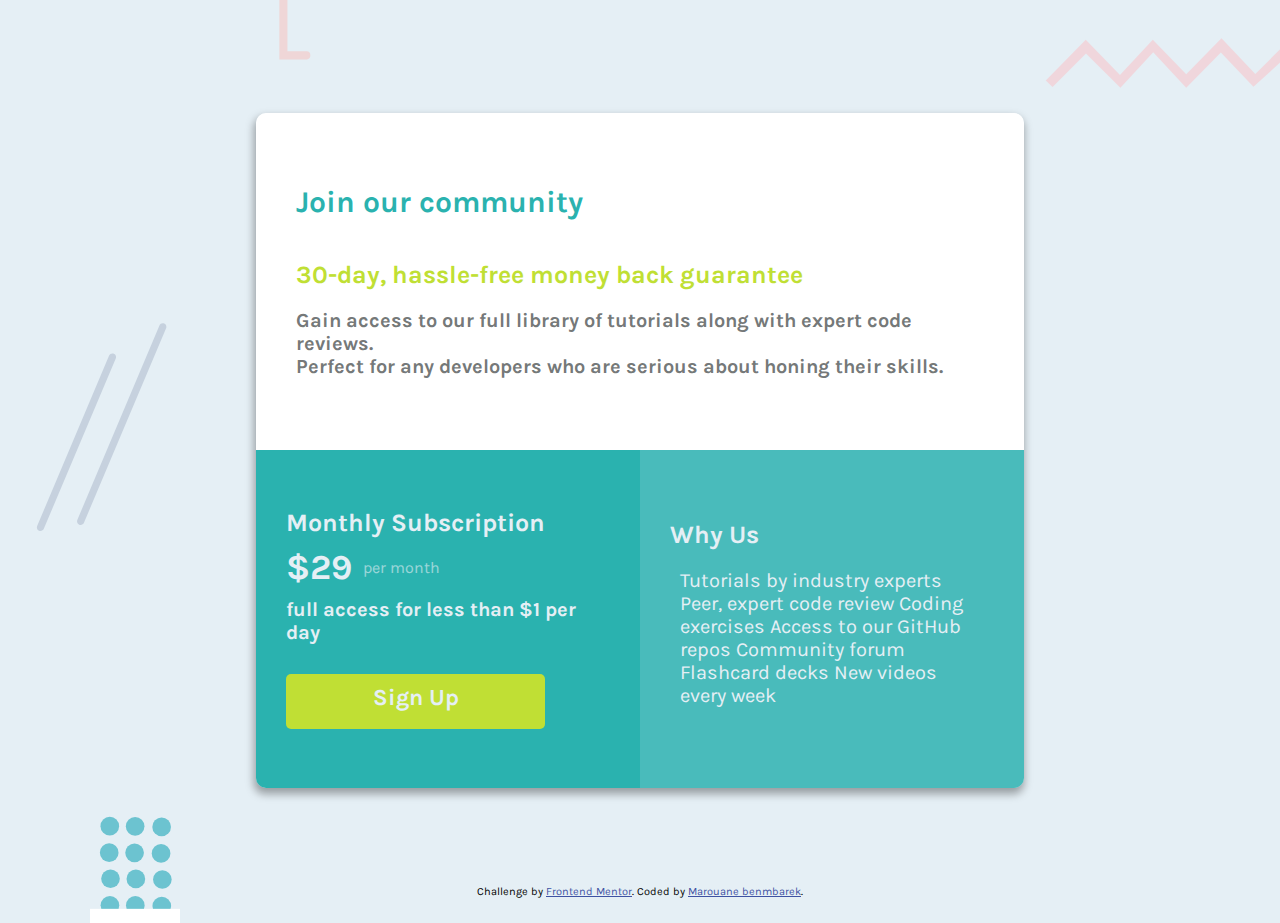
<file: index.html>
<!DOCTYPE html>
<html lang="en">
<head>
  <meta charset="UTF-8">
  <meta name="viewport" content="width=device-width, initial-scale=1.0"> 

  <link rel="icon" type="image/png" sizes="32x32" href="./images/favicon-32x32.png">
  <link rel="stylesheet" href="style.css">
  <link rel="preconnect" href="https://fonts.gstatic.com">
  <link href="https://fonts.googleapis.com/css2?family=Karla:wght@400;700&display=swap" rel="stylesheet">

  <title>Frontend Mentor | Single Price Grid Component</title>

</head>
<body>
  <!-- background icons -->
  <img src="./svg/ic1.svg" class="i1" alt="">
  <img src="./svg/ic2.svg" class="i2" alt="">
  <img src="./svg/ic3.svg" class="i3" alt="">
  <img src="./svg/ic4.svg" class="i4" alt="">

  <!-- the box that contains everything -->

  <div class="container">
      <div class="header">
          <div class="header-title">Join our community</div>
          <div class = "title title1">  30-day, hassle-free money back guarantee</div>
          <div class="paragraph p1">  Gain access to our full library of tutorials along with expert code reviews. <br> 
            Perfect for any developers who are serious about honing their skills.</div>
      </div>

      <div class="section1">
        <div class = "title title2">  Monthly Subscription</div>
        <div class="price">   <div class="amount" >$29</div> &nbsp; <div class="per-month">per month</div> </div>
        <div class="paragraph p2">full access for less than $1 per day</div>
        
        <div href="#" class="btn">Sign Up </div>
      </div>
      
      <div class="section2">
          <div class = "title title3"> Why Us</div>
          <div class="paragraph p3" >
           Tutorials by industry experts
           Peer, expert code review
           Coding exercises
           Access to our GitHub repos
           Community forum
           Flashcard decks
           New videos every week
          </div>
      </div>
  </div>
   <div class="attribution">
    Challenge by <a href="https://www.frontendmentor.io?ref=challenge" target="_blank">Frontend Mentor</a>. 
    Coded by <a href="#">Marouane benmbarek</a>.
  </div>
</body>
</html>
</file>
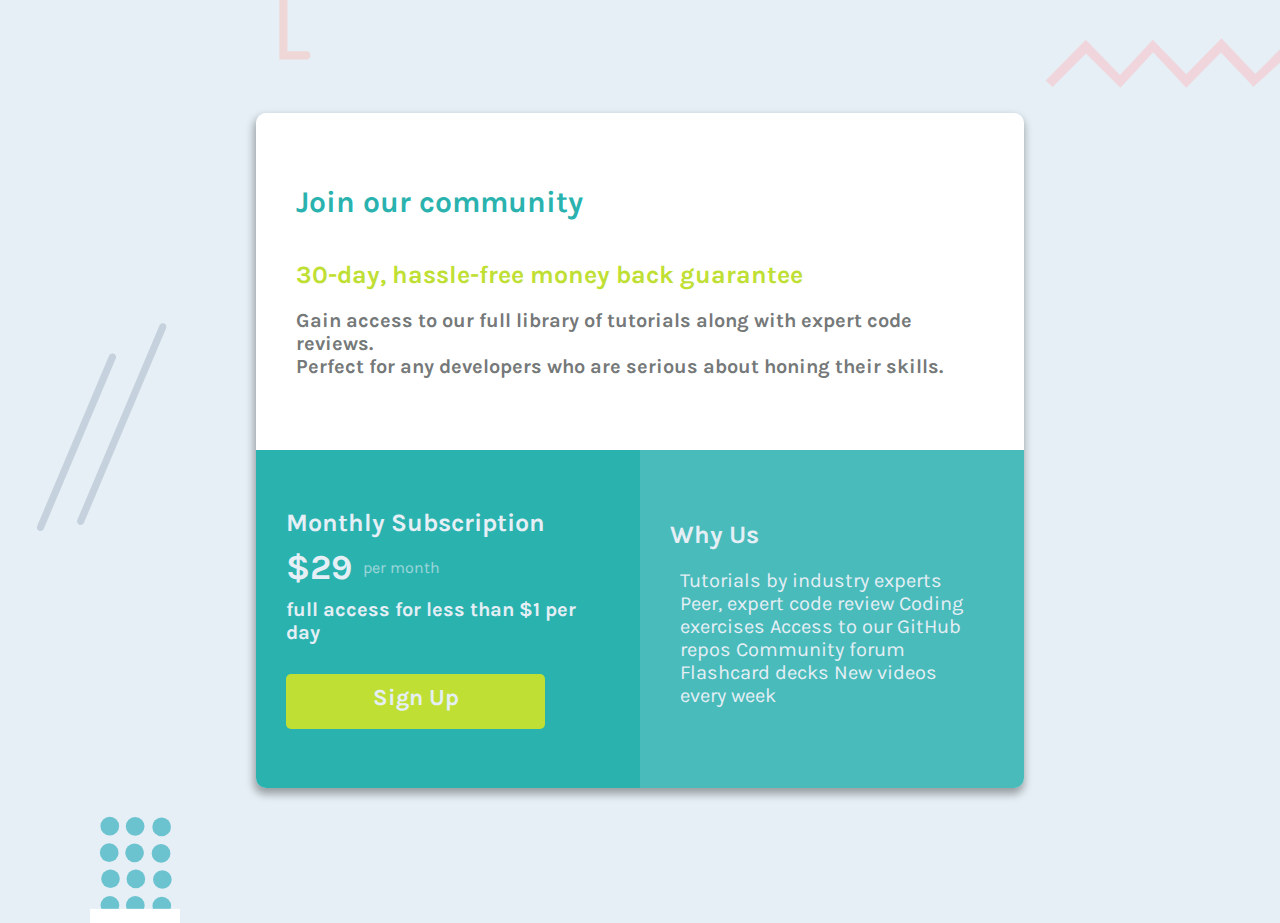
<file: Document.html>
<!DOCTYPE html>
<html lang="en">
<head>
  <meta charset="UTF-8">
  <meta name="viewport" content="width=device-width, initial-scale=1.0"> 

  <link rel="icon" type="image/png" sizes="32x32" href="./images/favicon-32x32.png">
  <link rel="stylesheet" href="style.css">
  <link rel="preconnect" href="https://fonts.gstatic.com">
  <link href="https://fonts.googleapis.com/css2?family=Karla:wght@400;700&display=swap" rel="stylesheet">

  <title>Frontend Mentor | Single Price Grid Component</title>

</head>
<body>
  <!-- background icons -->
  <img src="./svg/ic1.svg" class="i1" alt="">
  <img src="./svg/ic2.svg" class="i2" alt="">
  <img src="./svg/ic3.svg" class="i3" alt="">
  <img src="./svg/ic4.svg" class="i4" alt="">

  <!-- the box that contains everything -->

  <div class="container">
      <div class="header">
          <div class="header-title">Join our community</div>
          <div class = "title title1">  30-day, hassle-free money back guarantee</div>
          <div class="paragraph p1">  Gain access to our full library of tutorials along with expert code reviews. <br> 
            Perfect for any developers who are serious about honing their skills.</div>
      </div>

      <div class="section1">
        <div class = "title title2">  Monthly Subscription</div>
        <div class="price">   <div class="amount" >$29</div> &nbsp; <div class="per-month">per month</div> </div>
        <div class="paragraph p2">full access for less than $1 per day</div>
        
        <div href="#" class="btn">Sign Up </div>
      </div>
      
      <div class="section2">
          <div class = "title title3"> Why Us</div>
          <div class="paragraph p3" >
           Tutorials by industry experts
           Peer, expert code review
           Coding exercises
           Access to our GitHub repos
           Community forum
           Flashcard decks
           New videos every week
          </div>
      </div>
  </div>
</body>
</html>
</file>
<file: style.css>
*{
    margin: 0;
    padding: 0;
    box-sizing: border-box;
    font-size: 62.5%; 
}
.attribution { font-size: 11px; text-align: center; position: absolute; bottom: 2px; }
.attribution a { color: hsl(228, 45%, 44%); font-size: 11px;}
body{
    display: flex;
    justify-content: center;
    align-items: center;
    background-color: hsl(204, 43%, 93%);
    height: 100vh;
    position: relative;
    overflow-y: hidden;
    overflow-x: hidden;
    font-family: 'Karla', sans-serif;
    
}
/*  background icons  */
.i1{
    position: absolute;
    right: -2px;
    top: 2%;
    width: 24rem;
    height: 9rem;
    opacity: 0.6;

}  .i2{
    position: absolute;
    top: -13px;
    left: 21%;
    height: 8rem;
    width: 5rem;
    opacity: 0.6;
}  .i3{
    position: absolute;
    left: 10px;
    bottom: 41%;
    height: 21rem;
    width: 19rem;
    opacity: 0.4;
}  .i4{
    position: absolute;
    bottom: -2.5%;
    left: 7%;
    height: 12rem;
    width: 9rem;
}

/* the big box */

.container{
    width: 60%;
    height: 75%;
    display: grid;
    grid-template-columns: 1fr 1fr;
    grid-template-rows: 1fr 1fr;
    border-radius: 1rem;
    overflow: hidden;
    box-shadow: -1px 5px 9px 1px rgb(5 5 5 / 35%);
}

/* sections */

.header, .section1, .section2 {
    display: flex;
    flex-direction: column;
    justify-content: center;
    align-items: flex-start;
    padding: 1.5rem 3rem;
    position: relative;
}

.header{
    grid-column: 1/3;
    grid-row: 1/2;
    background-color: #fff;
}

.section1{
    grid-column: 1/2;
    grid-row: 2/3;
    background-color: hsl(179, 62%, 43%);
    color: hsl(204, 43%, 93%);
}

.section2{
    grid-column: 2/3;
    grid-row: 2/3;
    background-color: #49bbbb;
    color: hsl(204, 43%, 93%);
}

/* titles */

.header-title, .title, .paragraph{
    padding: 1rem;
}
.header-title {
    font-size: 3rem;
    color :  hsl(179, 62%, 43%);
    font-weight: 700;
    padding-bottom: 3rem;
}
.title {
    font-size: 2.5rem;
    font-weight: 700;
}
.title1 {
    color :   hsl(71, 73%, 54%);
}
.title2 {
    padding: 0 1rem 1rem 0;
}
.title3 {
    padding: 0 0 1rem 0;
}
/* paragraphs */

.paragraph {
    font-size: 2rem;
    font-weight: 700;
}.p1 {
    color :  hsla(180, 3%, 32%, 0.8);
}
.p2 {
    padding: 1rem 0 3rem 0;
}

.p3 {
    font-size: 2rem;
    font-weight: 400;
    justify-self: flex-start;
} 
.price {
    display: flex;
    align-items: center;
    width : 90%;
    height : auto;
}
.amount  {
    font-size: 3.5rem;
    font-weight: bolder;
    opacity: 1;
}
.per-month{
    font-size: 1.6rem;
    font-weight: 400;
    padding: 1rem ;
    opacity: 0.6;
}
/* sign up button */

.btn{
    display: flex;
    justify-content: center;
    font-size: 2.3rem;
    font-weight: 700;
    width: 80%;
    height: 5.5rem;
    background-color: hsl(71, 73%, 54%);
    color: hsl(204, 43%, 93%);
    border-radius: 0.5rem;
    padding: 1rem;
    cursor: pointer;
    transition: 0.3s; 
}
.btn:hover{
    box-shadow: 0rem 0rem 5px 0px #000;
}
/* sizes */
@media only screen and (max-width: 1113px) and (min-width: 700px) {
   *{
       font-size: 50%;
   }
} 
@media only screen and (max-width: 700px) and (min-width: 375px) {
    *{
        font-size: 50%;
        transition: 0.1s;
    }
    body{
        display: flex;
        justify-content: center;
        align-items: center;
        background-color: hsla(217, 24%, 81%, 0.878);
        height: 100vh;
        position: relative;
        overflow: scroll;
        font-family: 'Karla', sans-serif;
        transition: 0.1s;
    }
    .i1, .i2, .i3, .i4{
        display: none;
        transition: 0.1s;
    }
    .container{
        width: 80%;
        height: 85%;
        display: grid;
        grid-template-columns: 1fr;
        grid-template-rows: 1fr 1fr 1fr;
        border-radius: 1rem;
        overflow : hidden;
        box-shadow: -1px 5px 9px 1px rgb(5 5 5 / 35%);
        transition: 0.1s;
    }
    .header{
        grid-column: 1/2;
        grid-row: 1/2;
        background-color: #fff;
    }
    
    .section1{
        grid-column: 1/2;
        grid-row: 2/3;
        background-color: hsl(179, 62%, 43%);
        color: hsl(204, 43%, 93%);
    }
    
    .section2{
        grid-column: 1/2;
        grid-row: 3/4;
        background-color: #49bbbb;
        color: hsl(204, 43%, 93%);
    }
    .btn{
        display: flex;
        justify-content: center;
        align-self: center;
        font-size: 2.3rem;
        font-weight: 700;
        width: 80%;
        height: 5.5rem;
        background-color: hsl(71, 73%, 54%);
        color: hsl(204, 43%, 93%);
        border-radius: 0.5rem;
        padding: 1rem;
        cursor: pointer;
        transition: 0.3s; 
    }
 }
 @media only screen and (max-height: 600px) and (min-height: 200px) {
    .container{
        overflow-y: scroll;
    }
 }
</file>
